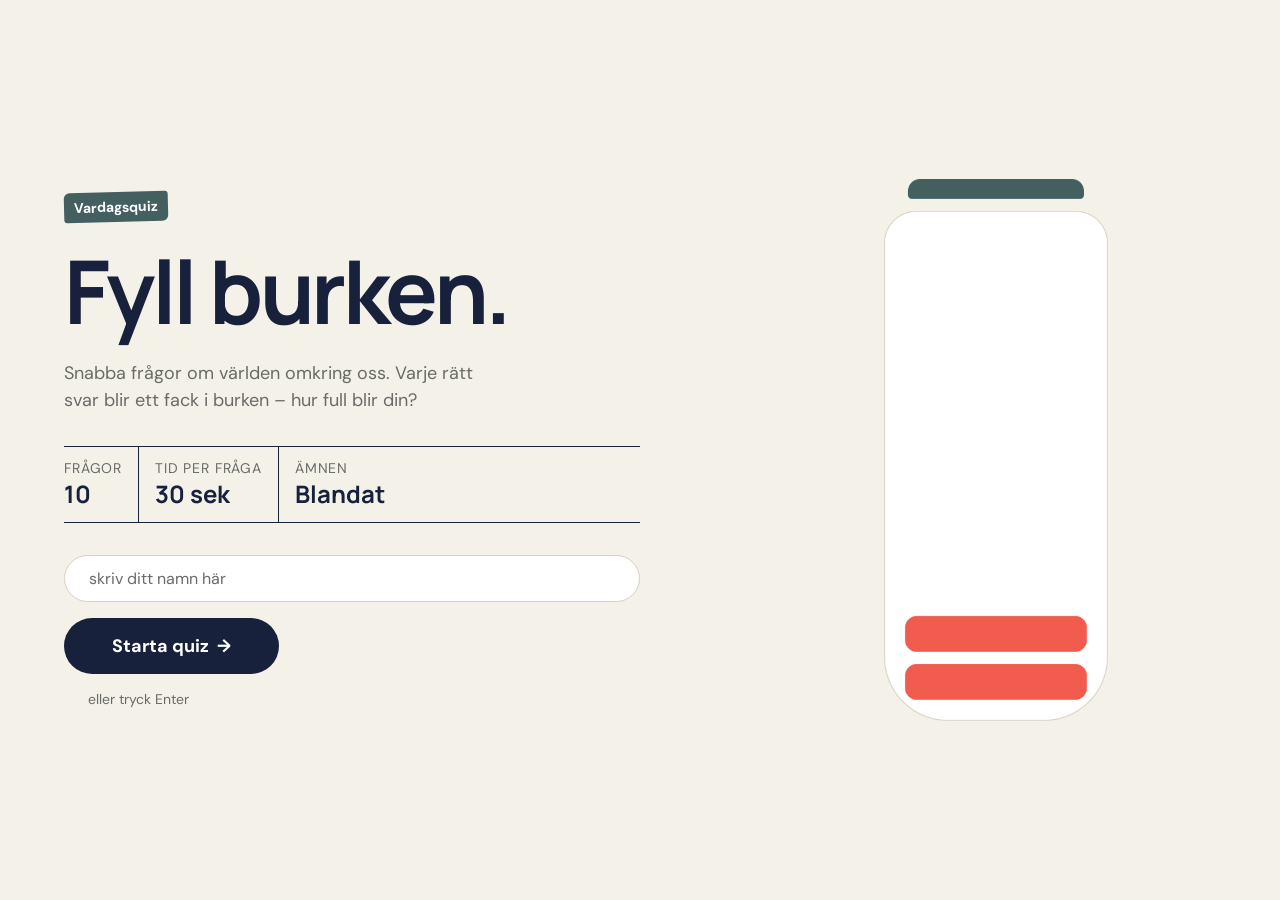
<file: public/index.html>
<!doctype html>
<html lang="sv">
  <head>
    <meta charset="UTF-8" />
    <meta name="viewport" content="width=device-width, initial-scale=1.0" />
    <title>Fyll burken</title>
    <link rel="stylesheet" href="css/base.css" />
    <link rel="stylesheet" href="css/layout.css" />
    <link rel="stylesheet" href="css/components.css" />
    <link rel="stylesheet" href="css/index.css" />
    <script type="module" src="js/main.js"></script>
  </head>
  <body data-page="start">
    <a class="skip-link" href="#main">Hoppa till innehållet</a>

    <main id="main">
      <section
        id="start-view"
        class="start"
        aria-labelledby="start-heading"
      >
        <div class="start__content">
          <p class="pill">Vardagsquiz</p>
          <h1 id="start-heading">Fyll burken.</h1>
          <p class="start__intro">
            Snabba frågor om världen omkring oss. Varje rätt svar blir ett fack
            i burken – hur full blir din?
          </p>

          <dl class="facts">
            <div class="facts__item">
              <dt>Frågor</dt>
              <dd>10</dd>
            </div>
            <div class="facts__item">
              <dt>Tid per fråga</dt>
              <dd>30 sek</dd>
            </div>
            <div class="facts__item">
              <dt>Ämnen</dt>
              <dd>Blandat</dd>
            </div>
          </dl>

          <form id="start-form" class="start__form">
            <label for="player-name" class="visually-hidden">Namn</label>
            <input
              type="text"
              id="player-name"
              name="playerName"
              placeholder="skriv ditt namn här"
              autocomplete="given-name"
              maxlength="30"
              required
            />
            <button type="submit" id="start-button" class="button">
              Starta quiz <span aria-hidden="true">→</span>
            </button>
            <p class="start__hint">eller tryck Enter</p>
          </form>

          <button
            type="button"
            id="resume-button"
            class="button button--secondary"
            hidden
          >
            Fortsätt påbörjat quiz
          </button>
        </div>

        <div class="jar">
          <img src="assets/img/score-jar-2.png" alt="" />
        </div>
      </section>
    </main>
  </body>
</html>
</file>
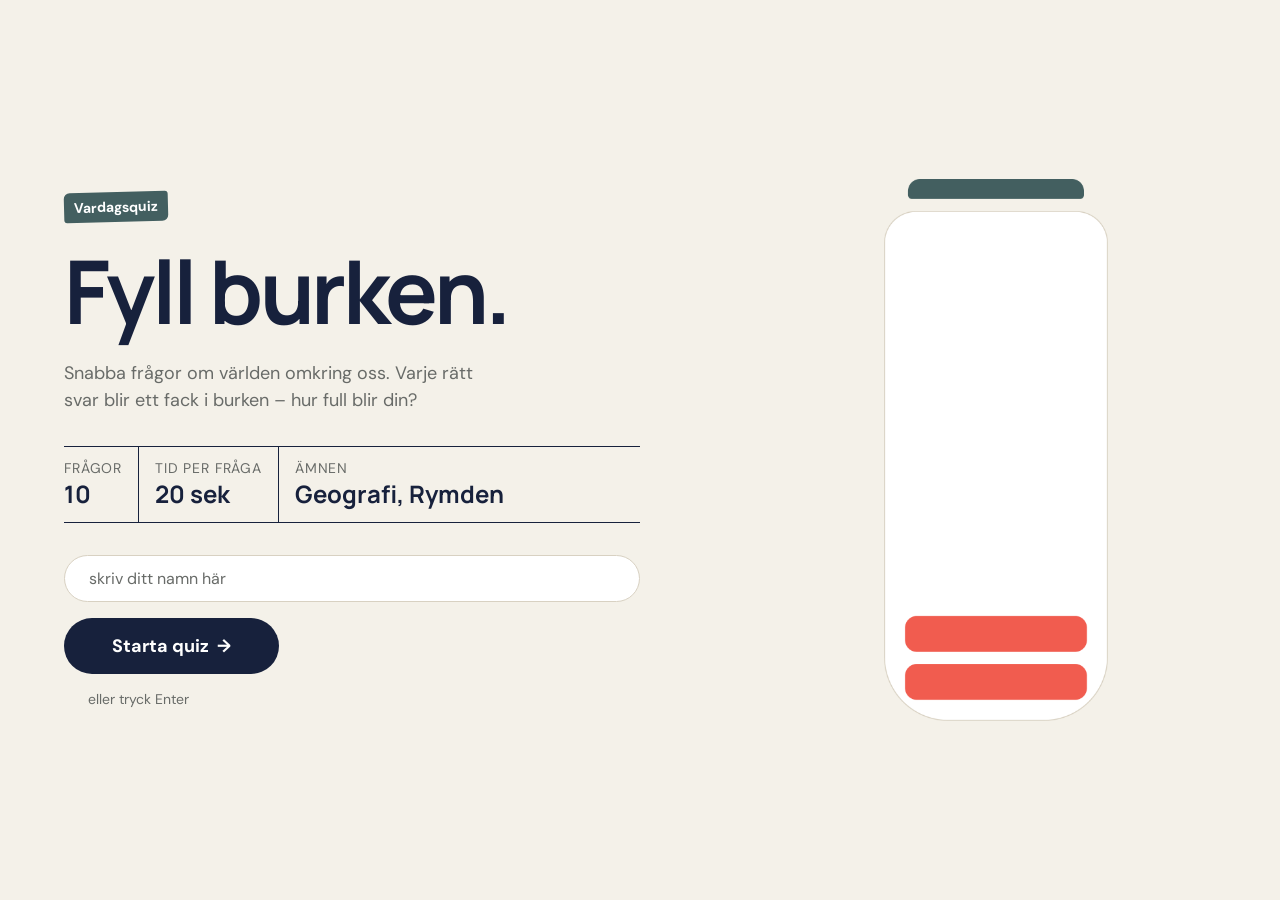
<file: public/html/index.html>
<!doctype html>
<html lang="sv">
  <head>
    <meta charset="UTF-8" />
    <meta name="viewport" content="width=device-width, initial-scale=1.0" />
    <title>Fyll burken</title>
    <link rel="stylesheet" href="../css/base.css" />
    <link rel="stylesheet" href="../css/layout.css" />
    <link rel="stylesheet" href="../css/components.css" />
    <link rel="stylesheet" href="../css/homepage-test.css" />
    <script type="module" src="../js/main.js"></script>
  </head>
  <body data-page="start">
    <a class="skip-link" href="#main">Hoppa till innehållet</a>

    <main id="main">
      <section
        id="start-view"
        class="view start"
        aria-labelledby="start-heading"
      >
        <div class="start__content">
          <p class="pill">Vardagsquiz</p>
          <h1 id="start-heading">Fyll burken.</h1>
          <p class="start__intro">
            Snabba frågor om världen omkring oss. Varje rätt svar blir ett fack
            i burken – hur full blir din?
          </p>

          <dl class="facts">
            <div class="facts__item">
              <dt>Frågor</dt>
              <dd>10</dd>
            </div>
            <div class="facts__item">
              <dt>Tid per fråga</dt>
              <dd>20 sek</dd>
            </div>
            <div class="facts__item">
              <dt>Ämnen</dt>
              <dd>Geografi, Rymden</dd>
            </div>
          </dl>

          <form id="start-form" class="start__form">
            <label for="player-name" class="visually-hidden">Namn</label>
            <input
              type="text"
              id="player-name"
              name="playerName"
              placeholder="skriv ditt namn här"
              autocomplete="given-name"
              maxlength="30"
              required
            />
            <button type="submit" id="start-button" class="button">
              Starta quiz <span aria-hidden="true">→</span>
            </button>
            <p class="start__hint">eller tryck Enter</p>
          </form>

          <button
            type="button"
            id="resume-button"
            class="button button--secondary"
            hidden
          >
            Fortsätt påbörjat quiz
          </button>
        </div>

        <!-- Burken är dekoration, 10 fack = 10 frågor. JS lägger till klassen "jar__slot--filled" -->
        <div class="jar" aria-hidden="true">
          <div class="jar__lid"></div>
          <div class="jar">
            <img src="../assets/img/score-jar-2.png" alt="" />
          </div>
        </div>
      </section>

      <section
        id="question-view"
        class="view"
        aria-labelledby="question-heading"
        hidden
      >
        <h2 id="question-heading" tabindex="-1">
          Fråga <span id="question-number"></span> av
          <span id="question-total"></span>
        </h2>
        <p>Tid kvar: <span id="timer" role="timer">20</span> sek</p>

        <form id="answer-form">
          <fieldset>
            <legend id="question-text"></legend>
            <div id="options"></div>
          </fieldset>
          <button type="submit" class="button">Svara</button>
        </form>

        <p id="feedback" aria-live="polite"></p>
      </section>

      <section
        id="result-view"
        class="view"
        aria-labelledby="result-heading"
        hidden
      >
        <h2 id="result-heading" tabindex="-1">Ditt resultat</h2>
        <p id="score-text"></p>
        <p id="feedback-text"></p>
        <button type="button" id="restart-button" class="button">
          Spela igen
        </button>

        <h3>Tidigare resultat</h3>
        <ol id="result-history"></ol>
      </section>

      <p id="error-message" role="alert" hidden></p>
    </main>
  </body>
</html>
</file>
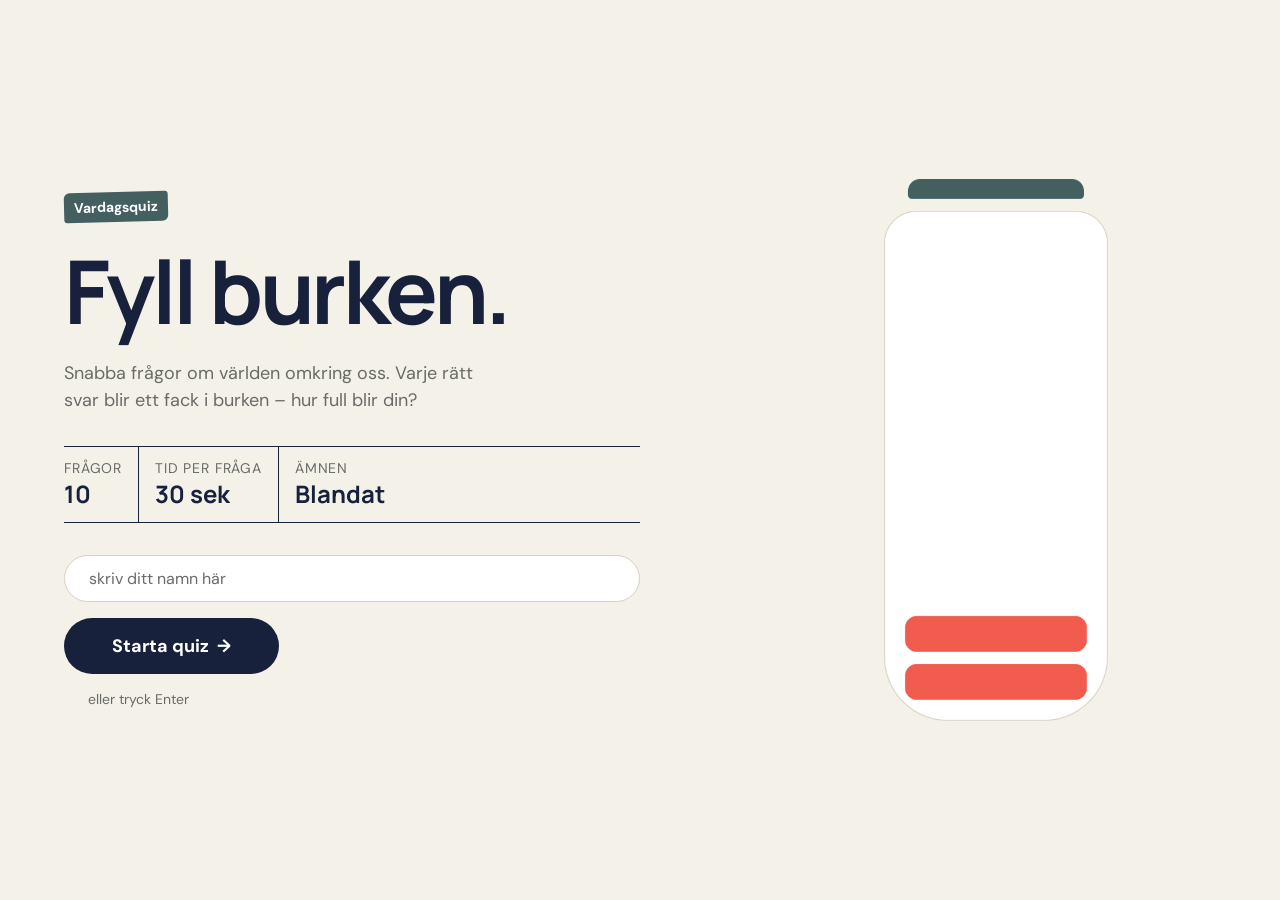
<file: public/html/frågesida.html>
<!DOCTYPE html>
<html lang="sv">

  <head>
    <meta charset="UTF-8">
    <meta name="viewport" content="width=device-width, initial-scale=1.0">
    <title>Fråge-sida</title>
    <!--Jag valde att kopiera Maja's ide att ha lite css som jag kan ändra sen -->
    <link rel="stylesheet" href="../css/base.css">
    <link rel="stylesheet" href="../css/layout.css">
    <link rel="stylesheet" href="../css/test-css-frågesida.css">
    <link rel="stylesheet" href="../css/base.css">

    <script type="module" src="../js/main.js"></script>
  </head>

  <body data-page="quiz">
       <main class="quiz-page">
         <p id="error-message" role="alert" hidden></p>

            <!--Frågan innan svaret-->
            <section class="quiz-question">
                <header class="quiz-header">
                    <span class="header-corner">FRÅGA</span>
                    
                    <!--Question-number kommer ändras senare med Javascript-->
                    <div class="numbers">
                        <div class="question-number">
                            <p><span>1</span>/10</p>
                        </div>

                        <!--Timern kommer funka senare med Javascript-->
                        <div class="timer" role="timer">
                            <span>30</span>
                        </div>
                    </div>    
                    <!--Kategori och frågor kommer kopplas till JSON filerna senare.-->
                    <span class="category">Geografi</span>
                    <h2 class="question">Vilken är världens största öken?</h2>

                    <!--Baren som visar vilken fråga man är på kommer att läggas till senare med Javascript-->
                    <div class="question-bar">
                        <span class="question-number"></span>
                        <span></span>
                        <span></span>
                        <span></span>
                        <span></span>
                        <span></span>
                        <span></span>
                        <span></span>
                        <span></span>
                        <span></span>
                    </div>

                    <!--Bilden kommer senare ändras till en riktig "score jar" med Javascript-->
                    <div class="score-jar">
                        <img src="../assets/img/score-jar-0.png" alt="bild på vår score-jar">
                    </div>

                    <!--Poängen kommer att kunna ökas senare med Javascript-->
                    <div class="score">
                        <p>0 rätt</p>
                    </div>
                </header>
                    <div class="quiz-content">

                        <!--Använder frågorna från figma för test sidan innan vi kopplar json-filen-->
                        <div class="answers">
                            <button class="answer">A. Sahara</button>
                            <button class="answer">B. Antarktis</button>
                            <button class="answer">C. Gobi öknen</button>
                            <button class="answer">D. Arabiska öknen</button> 
                        </div>
                        <div  class="quiz-footer">
                        <p class="instructions">Välj ett svar innan tiden tar slut</p>
                        <button type="button" id="next-button" class="next-question">Nästa Fråga</button>
                    </section>
            </section>

            <div class="feedback" aria-live="polite">
            <!--Korrekt svar-->
            <section class="correct-answer" hidden>
                <header class="correct-header">
                    <strong>✓</strong>
                    <h3>Pang på!</h3>
                    <p>+1 i burken</p>
                </header>
                    <span>Visste du?</span>
                    <p>Antarktis räknas som öken eftersom nederbörden är så låg - och den är cirka 14 miljoner km².</p>
            </section>

            <!--Inkorrekt svar-->
            <section class="incorrect-answer" hidden>
                <header class="incorrect-header">
                    <strong>x</strong>
                    <h3>Nära, men nej</h3>
                    <p>Rätt svar är Volga</p>
                </header>
                    <span>Visste du?</span>
                    <p>Volga är omkring 3 500 km lång och rinner ut i Kaspiska havet.</p>
            </section>
        </div>
        </main>
  </body>
</html>
</file>
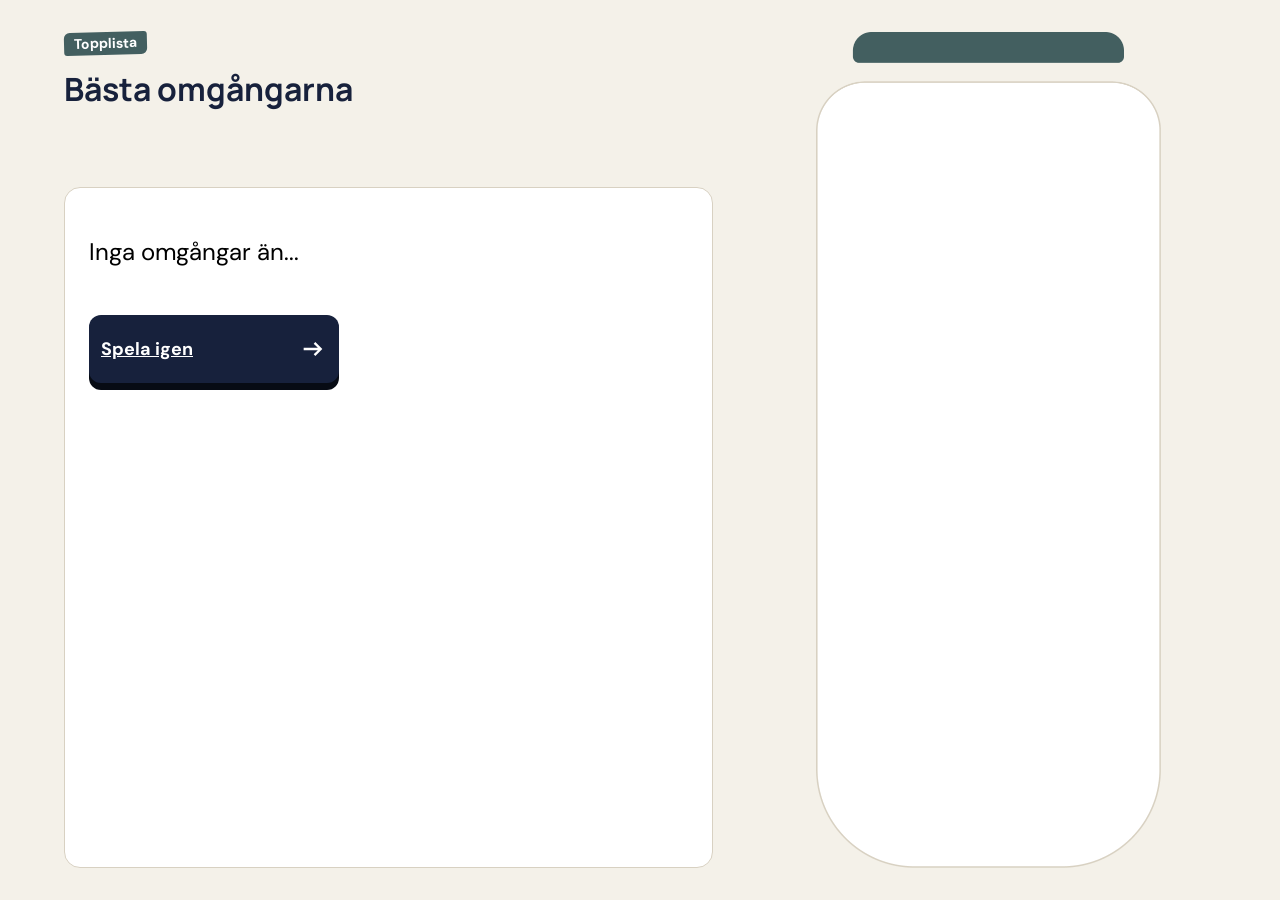
<file: public/html/leaderboard.html>
<!DOCTYPE html>
<html lang="sv">

<head>
    <meta charset="UTF-8">
    <meta name="viewport" content="width=device-width, initial-scale=1.0">
    <title>Leaderboard</title>
    <!-- detta är endast för att påbörja lite styling, ändrar till riktiga variablerna sen -->
    <link rel="stylesheet" href="../css/base.css">
    <link rel="stylesheet" href="../css/components.css">
    <link rel="stylesheet" href="../css/leaderboard.css">
    <script type="module" src="../js/main.js"></script>
</head>

<body data-page="leaderboard">
    <main class="leaderboard">
        <section class="section leaderboard-content">
            
            <header class="leaderboard-header">
                <p class="pill">Topplista</p>
                <h1>Bästa omgångarna</h1>
                <p class="leaderboard-best"></p>
            </header>

            <div class="score-jar">
                <img src="../assets/img/score-jar-0.png" alt="">
            </div>

            <div class="leaderboard-list-container">
                <ol class="leaderboard-list" role="list"></ol>

                <!-- Empty state -->
                 <p class="leaderboard-empty" hidden>Inga omgångar än...</p>

                <div class="leaderboard-actions">
                    <a href="../index.html" class="button leaderboard-button">Spela igen
                        <svg xmlns="http://www.w3.org/2000/svg" viewBox="0 -960 960 960" fill="currentColor">
                            <path d="m560-240-56-58 142-142H160v-80h486L504-662l56-58 240 240-240 240Z" />
                        </svg>
                    </a>
                    </div>
                </div>
        </section>

        
        <!-- Ska användas i js för att skapa elementen utan att behöva göra allt för hand i js -->
        <template id="leaderboard-row-template">
            <li class="leaderboard-row">
                <div class="leaderboard-name">
                    <p class="leaderboard-player"></p>

                    <p class="leaderboard-meta">
                        <time></time>
                        <span class="leaderboard-current-label" hidden> - din omgång</span>
                    </p>
                </div>
                <div class="leaderboard-track-bar" aria-hidden="true"></div>

                <p class="leaderboard-score">
                    <span class="leaderboard-points"></span>
                    <span class="leaderboard-total"></span>
                </p>
            </li>
        </template>
    </main>
</body>

</html>
</file>
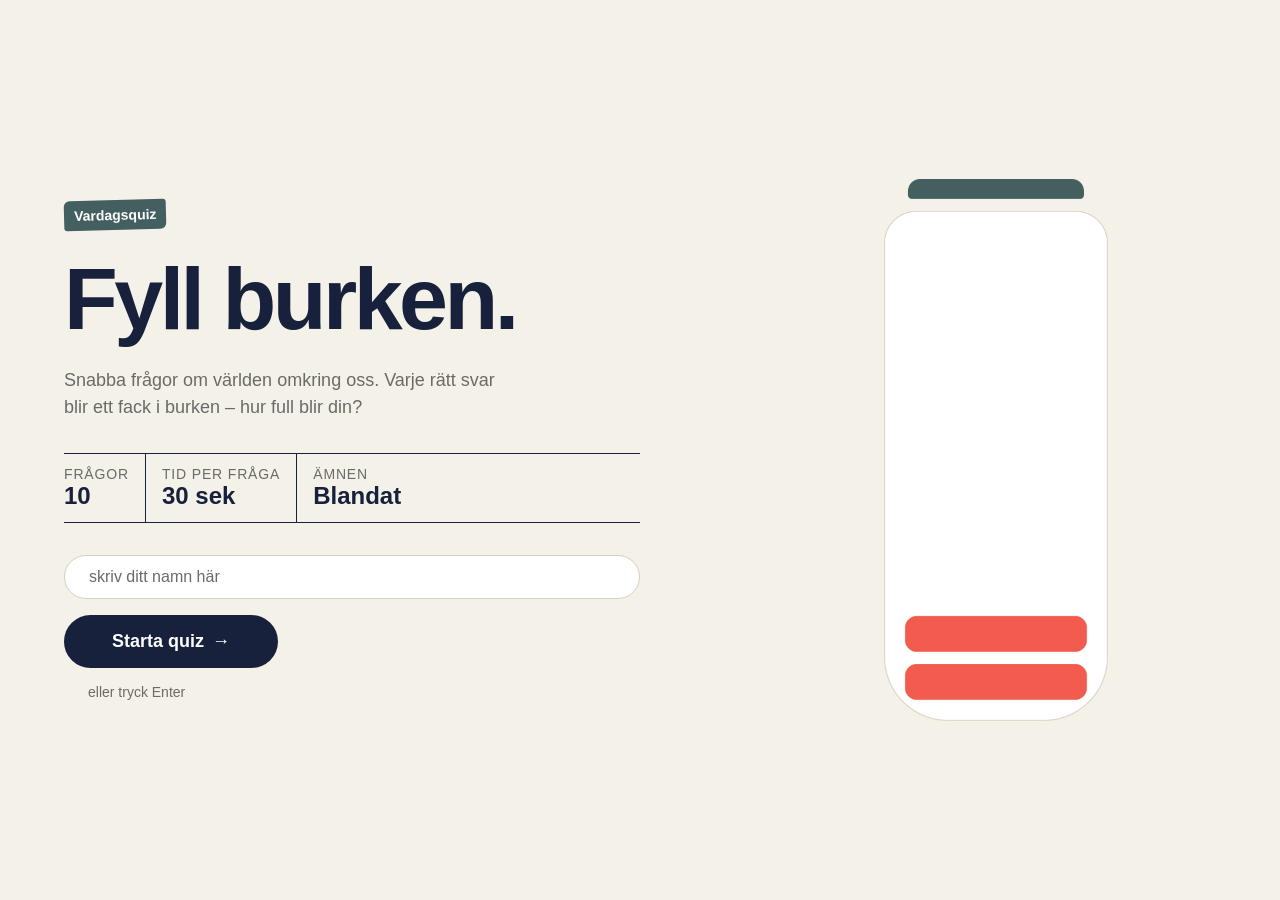
<file: public/html/quiz.html>
<!doctype html>
<html lang="sv">
  <head>
    <meta charset="UTF-8" />
    <meta name="viewport" content="width=device-width, initial-scale=1.0" />
    <title>Fråge-sida</title>
    <!--Jag valde att kopiera Maja's ide att ha lite css som jag kan ändra sen -->
    <link rel="stylesheet" href="../css/base.css" />
    <link rel="stylesheet" href="../css/layout.css" />
    <link rel="stylesheet" href="../css/quiz.css" />

    <script type="module" src="../js/main.js"></script>
  </head>

  <body data-page="quiz">
    <main class="quiz-page">
      <p id="error-message" role="alert" hidden></p>

      <!--Frågan innan svaret-->
      <section class="quiz-question">
        <header class="quiz-header">
          <span class="header-corner">FRÅGA</span>

          <!--Question-number kommer ändras senare med Javascript-->
          <div class="numbers">
            <div class="question-number">
              <p><span>1</span>/10</p>
            </div>

                        <button
              type="button"
              id="sound-toggle"
              class="sound-toggle"
              aria-label="Stäng av ljud"
              aria-pressed="true">
              <svg class="sound-toggle__icon sound-toggle__icon--on" viewBox="0 0 24 24" aria-hidden="true">
                <path d="M4 9h4l5-4v14l-5-4H4z" />
                <path d="M16 8.5a5 5 0 0 1 0 7" />
                <path d="M18.5 6a8.5 8.5 0 0 1 0 12" />
              </svg>
              <svg class="sound-toggle__icon sound-toggle__icon--off" viewBox="0 0 24 24" aria-hidden="true">
                <path d="M4 9h4l5-4v14l-5-4H4z" />
                <path d="M16.5 9.5l5 5M21.5 9.5l-5 5" />
              </svg>
            </button>

            <!--Timern kommer funka senare med Javascript-->
            <div class="timer" role="timer">
              <span>30</span>
            </div>
          </div>
          <!--Kategori och frågor kommer kopplas till JSON filerna senare.-->
          <span class="category">Blandat</span>
          <h1 class="question" tabindex="-1">
            Vilken är världens största öken?
          </h1>

          <!--Baren som visar vilken fråga man är på kommer att läggas till senare med Javascript-->
          <div class="question-bar">
            <span></span>
            <span></span>
            <span></span>
            <span></span>
            <span></span>
            <span></span>
            <span></span>
            <span></span>
            <span></span>
            <span></span>
          </div>

          <!--Bilden kommer senare ändras till en riktig "score jar" med Javascript-->
          <div class="score-jar">
            <img
              src="../assets/img/score-jar-0.png"
              alt="bild på vår score-jar" />
          </div>

          <!--Poängen kommer att kunna ökas senare med Javascript-->
          <div class="score">
            <p>0 rätt</p>
          </div>
        </header>
        <div class="quiz-content">
          <!--Använder frågorna från figma för test sidan innan vi kopplar json-filen-->
          <div class="answers">
            <button class="answer">A. Sahara</button>
            <button class="answer">B. Antarktis</button>
            <button class="answer">C. Gobi öknen</button>
            <button class="answer">D. Arabiska öknen</button>
          </div>

          <div class="feedback" aria-live="polite">
            <!--Korrekt svar-->
            <section class="correct-answer" hidden>
              <header class="correct-header">
                <strong>✓</strong>
                <h2>Pang på!</h2>
                <p>+1 i burken</p>
              </header>
              <span>Visste du?</span>
              <p>
                Antarktis räknas som öken eftersom nederbörden är så låg - och
                den är cirka 14 miljoner km².
              </p>
            </section>

            <!--Inkorrekt svar-->
            <section class="incorrect-answer" hidden>
              <header class="incorrect-header">
                <strong>x</strong>
                <h2>Nära, men nej</h2>
                <p>Rätt svar är Volga</p>
              </header>
              <span>Visste du?</span>
              <p>
                Volga är omkring 3 500 km lång och rinner ut i Kaspiska havet.
              </p>
            </section>
          </div>

          <div class="quiz-footer">
            <p class="instructions">Välj ett svar innan tiden tar slut</p>
            <button
              type="button"
              id="next-button"
              class="next-question"
              disabled>
              Nästa Fråga
            </button>
          </div>
        </div>
      </section>
    </main>
  </body>
</html>
</file>
<file: public/css/base.css>
/* =========================================
base.css
Färger, typsnitt, variabler och grundläggande standarder
========================================= */

@import url('https://fonts.googleapis.com/css2?family=DM+Sans:wght@400;500;600;700&family=Manrope:wght@400;500;600;700&display=swap');


:root {
  /* =========================================
     COLORS
     Central color palette for the Brainclimb
     interface. Reuse these variables instead
     of writing hex codes throughout the CSS.
     ========================================= */

  /* Main brand color.
     Used for primary buttons, headings, the logo
     and other important interface elements. */
  --color-primary: #17213C;

  /* Secondary brand color.
     Used for secondary elements and subtle
     visual accents that complement the primary color. */
  --color-secondary: #435F60;

  /* Main accent color.
     Used to highlight important details, categories,
     selected text and interactive elements. */
  --color-accent: #F15C4F;

  /* Warm accent color.
     Used for additional decorative details and
     secondary highlights in the interface. */
  --color-accent-warm: #B96B48;

  /* Alternative coral accent.
     Used for specific states or details where
     a slightly different coral shade is needed. */
  --color-accent-coral-dark: #EE5549;


  /* =========================================
     BACKGROUND COLORS
     Used for page backgrounds and larger
     colored areas in the interface.
     ========================================= */

  /* Main page background.
     Creates the warm, soft background used
     throughout the Brainclimb interface. */
  --color-background: #F4F1E9;

  /* Light background.
     Used for areas that need a clean, bright
     background, such as cards and input fields. */
  --color-background-light: #FFFFFF;

  /* Mint background.
     Used for larger mint-colored areas,
     illustrations and selected interface sections. */
  --color-background-mint: #CFE9E2;

  /* Pale yellow background.
     Used for occasional highlights, informational
     sections or decorative elements. */
  --color-background-yellow: #F8EDBD;


  /* =========================================
     SURFACE COLORS
     Used for component backgrounds, borders
     and other elements placed on the page.
     ========================================= */

  /* Muted surface color.
     Used for subtle borders, dividers and
     neutral details that should not dominate. */
  --color-surface-muted: #D8D1C2;

  /* Mint surface color.
     Used for mint-colored component backgrounds,
     such as selected answers or highlighted cards. */
  --color-surface-mint: #B9D9D1;


  /* =========================================
     TEXT COLORS
     Used to create a clear visual hierarchy
     between different types of text.
     ========================================= */

  /* Primary text color.
     Used for headings, questions, answer text
     and other important content. */
  --color-text-primary: #17213C;

  /* Secondary text color.
     Used for supporting information, descriptions
     and text that is less prominent than headings. */
  --color-text-secondary: #565B68;

  /* Muted text color.
     Used for less prominent information, such as
     helper text, metadata and secondary labels.
     Check contrast before using it for small text. */
  --color-text-muted: #686B68;

  /* Neutral color.
     Used for neutral interface details and
     decorative elements that need a subdued tone. */
  --color-neutral: #898A84;


  /* =========================================
     TYPOGRAPHY: FONT FAMILIES
     Defines which font to use for headings
     and general interface text.
     ========================================= */

  /* Heading font.
     Manrope is used for larger headings and
     prominent text to match the Figma design. */
  --font-family-heading: "Manrope", sans-serif;

  /* Body font.
     DM Sans is used for paragraphs, questions,
     answer options, labels and general UI text. */
  --font-family-body: "DM Sans", sans-serif;


  /* =========================================
     TYPOGRAPHY: FONT SIZES
     A shared scale that keeps text sizes
     consistent throughout the application.
     ========================================= */

  /* Small text: 14px at the default root size.
     Used for helper text, small descriptions
     and supporting information. */
  --font-size-sm: 0.875rem;

  /* Base text: 16px at the default root size.
     Used for body text, answer options and
     the standard size for interface text. */
  --font-size-base: 1rem;

  /* Large text: 18px at the default root size.
     Used for emphasized body text or
     interface text that needs more prominence. */
  --font-size-lg: 1.125rem;

  /* Extra-large text: 24px at the default root size.
     Used for question headings and smaller
     section headings. */
  --font-size-xl: 1.5rem;

  /* Large heading: 32px at the default root size.
     Used for prominent headings and result scores. */
  --font-size-2xl: 2rem;

  /* Largest predefined size: 40px at the default
     root size.
     Used for the main heading on the start page
     and other highly prominent text. */
  --font-size-3xl: 2.5rem;


  /* =========================================
     TYPOGRAPHY: FONT WEIGHTS
     Defines the standard text thicknesses
     used throughout the interface.
     ========================================= */

  /* Regular weight: 400.
     Used for normal body text and descriptions. */
  --font-weight-regular: 400;

  /* Medium weight: 500.
     Used for questions, labels and text that
     needs slightly more emphasis than regular. */
  --font-weight-medium: 500;

  /* Bold weight: 700.
     Used for prominent headings, buttons and
     important information.
     Make sure this font weight is loaded. */
  --font-weight-bold: 700;


  /* =========================================
     TYPOGRAPHY: LINE HEIGHTS
     Controls the vertical space between lines
     of text.
     ========================================= */

  /* Tight line height: 1.2.
     Used for headings, especially large headings
     that span multiple lines. */
  --line-height-heading: 1.2;

  /* Normal line height: 1.5.
     Used for paragraphs, descriptions and
     most general interface text. */
  --line-height-body: 1.5;


  /* =========================================
     SPACING
     Shared spacing scale based on increments
     of 4px at the default root font size.
     Use these values for padding, margins and gaps.
     ========================================= */

  /* Extra-small spacing: 4px.
     Used for very small gaps, such as between
     closely related visual elements. */
  --spacing-xs: 0.25rem;

  /* Small spacing: 8px.
     Used for compact gaps, such as between
     an icon and its label. */
  --spacing-sm: 0.5rem;

  /* Medium spacing: 12px.
     Used for small gaps between related elements,
     such as within compact components. */
  --spacing-md: 0.75rem;

  /* Base spacing: 16px.
     The standard spacing value for the interface.
     Used for common padding and element gaps. */
  --spacing-base: 1rem;

  /* Large spacing: 24px.
     Used to separate related groups of content
     and to add more room inside components. */
  --spacing-lg: 1.5rem;

  /* Extra-large spacing: 32px.
     Used between larger content groups
     and major interface sections. */
  --spacing-xl: 2rem;

  /* Largest spacing: 48px.
     Used for generous separation between
     major sections of the page. */
  --spacing-2xl: 3rem;


  /* =========================================
     BORDER RADIUS
     Defines the standard corner rounding
     for buttons, cards and other components.
     ========================================= */

  /* Small radius: 6px.
     Used for small elements that need
     slightly rounded corners. */
  --border-radius-sm: 0.375rem;

  /* Medium radius: 12px.
     Used for standard buttons, inputs
     and smaller cards. */
  --border-radius-md: 0.75rem;

  /* Large radius: 16px.
     Used for larger cards and components
     where a softer, more rounded appearance
     matches the Brainclimb design. */
  --border-radius-lg: 1rem;
}

/* Reset: grundinställningar för alla element */
* {
    margin: 0;
    padding: 0;
    box-sizing: border-box;
}
</file>
<file: public/css/layout.css>
/* =========================================
layout.css
Sidans struktur, behållare, placering och responsiva layouter
========================================= */


/* Gemensam behållare för sidinnehåll */ 
.container { /*klassnamn att uppdatera! */
width: 100%;
max-width: 1200px;
margin-inline: auto;
padding-inline: var(--spacing-base);
}








/* =========================================
RESPONSIVE LAYOUT
Mobile first
========================================= */

/* Surfplatta – från 768 px */
@media (min-width: 48rem) {
.container {
padding-inline: var(--spacing-lg);
}
}

/* Laptop – från 1024 px */
@media (min-width: 64rem) {
.container {
padding-inline: var(--spacing-xl);
}
}

/* Stor skärm – från 1200 px */
@media (min-width: 80rem) {
.container {
padding-inline: var(--spacing-2xl);
}
}
</file>
<file: public/css/components.css>
/* =========================================
components.css
Knappar, kort, formulär och andra återanvändbara komponenter
========================================= */


/* Knappar */
.button {
    background-color: var(--color-primary);
    color: var(--color-background-light);
    border: none;
    padding: 20px 12px;
    border-radius: var(--border-radius-md);
    box-shadow: var(--shadow-hard);
    cursor: pointer;
    font-size: var(--font-size-lg);
    font-weight: var(--font-weight-bold);

    display: flex;
    align-items: center;
    gap: 10px;
    
    svg {
        width: 28px;
    }
}

.button:active {
    translate: 0 4px;
    box-shadow: 0 3px 0 0 var(--color-shadow);
}


/* Pills */
.pill {
    background-color: var(--color-secondary);
    color: var(--color-background-light);
    padding: 8px 10px;
    border-radius: 6px 3px 6px 3px;
    transform: rotate(-1.5deg);
    font-size: var(--font-size-sm);

    width: fit-content;
    line-height: 0.5;
    font-weight: var(--font-weight-bold);
}
</file>
<file: public/css/index.css>
/* =========================================
   STARTSIDAN – Kevin
   Använder bara variabler från base.css
   ========================================= */

/* ---------- Grund (tills base.css har detta) ---------- */
*,
*::before,
*::after {
  box-sizing: border-box;
}

body {
  margin: 0;
  min-height: 100vh;
  font-family: var(--font-family-body);
  background-color: var(--color-background);
  color: var(--color-text-primary);
}

[hidden] {
  display: none !important;
}

.visually-hidden {
  position: absolute;
  width: 1px;
  height: 1px;
  overflow: hidden;
  clip-path: inset(50%);
  white-space: nowrap;
}

.skip-link {
  position: absolute;
  top: var(--spacing-sm);
  left: var(--spacing-sm);
  padding: var(--spacing-sm) var(--spacing-base);
  background: var(--color-primary);
  color: var(--color-background-light);
  border-radius: var(--border-radius-md);
  transform: translateY(-200%);
}

.skip-link:focus-visible {
  transform: translateY(0);
}

:focus-visible {
  outline: 3px solid var(--color-accent);
  outline-offset: 3px;
}

/* ---------- Layout mobil (som Figma): burken överst, knappen längst ner ---------- */
.start {
  display: flex;
  flex-direction: column;
  width: 100%;
  max-width: 75rem;
  min-height: 100vh;
  margin: 0 auto;
  padding: var(--spacing-xl) var(--spacing-lg);
}

.start__content {
  display: flex;
  flex-direction: column;
  flex: 1; /* fyller höjden så att formuläret hamnar längst ner */
  width: 100%;
}

.jar {
  order: -1; /* burken överst på mobil */
  align-self: center;
  width: 7rem;
  margin-bottom: var(--spacing-xl);
}

.jar img {
  display: block;
  width: 100%;
  height: auto;
}

/* ---------- Pill ("Vardagsquiz") ---------- */
.pill {
  width: fit-content;
  margin: 0 0 var(--spacing-base);
  padding: 8px 10px;
  background-color: var(--color-secondary);
  color: var(--color-background-light);
  border-radius: 6px 3px 6px 3px;
  transform: rotate(-1.5deg);
  font-size: var(--font-size-sm);
  font-weight: var(--font-weight-bold);
  line-height: 1;
}

/* ---------- Rubrik och intro ---------- */
#start-heading {
  margin: 0 0 var(--spacing-base);
  font-family: var(--font-family-heading);
  font-size: clamp(2.5rem, 11vw, 5.5rem);
  font-weight: var(--font-weight-bold);
  line-height: var(--line-height-heading);
  letter-spacing: -0.04em;
  color: var(--color-primary);
}

.start__intro {
  max-width: 28rem;
  margin: 0 0 var(--spacing-xl);
  font-size: var(--font-size-lg);
  line-height: var(--line-height-body);
  color: var(--color-text-muted);
}

/* ---------- Fakta ---------- */
.facts {
  display: grid;
  grid-template-columns: auto auto 1fr;
  width: 100%;
  margin: 0;
  border-block: 1px solid var(--color-primary);
}

.facts__item {
  padding: var(--spacing-md) var(--spacing-base);
}

.facts__item:first-child {
  padding-left: 0;
}

.facts__item + .facts__item {
  border-left: 1px solid var(--color-primary);
}

.facts dt {
  font-size: var(--font-size-sm);
  text-transform: uppercase;
  letter-spacing: 0.06em;
  white-space: nowrap;
  color: var(--color-text-muted);
}

.facts dd {
  margin: 0;
  font-family: var(--font-family-heading);
  font-size: var(--font-size-lg);
  font-weight: var(--font-weight-bold);
  white-space: nowrap;
  color: var(--color-primary);
}

.facts__item:last-child dd {
  white-space: normal; /* "Geografi, Rymden" får bryta */
}

/* ---------- Formulär ---------- */
.start__form {
  display: flex;
  flex-direction: column;
  align-items: stretch;
  gap: var(--spacing-base);
  margin-top: auto; /* trycker formuläret till botten på mobil */
  padding-top: var(--spacing-xl);
}

.start__form input[type="text"] {
  width: 100%;
  padding: var(--spacing-md) var(--spacing-lg);
  background: var(--color-background-light);
  border: 1px solid var(--color-surface-muted);
  border-radius: 999px;
  font-family: var(--font-family-body);
  font-size: var(--font-size-base);
  color: var(--color-text-primary);
}

.start__form input::placeholder {
  color: var(--color-text-muted);
  opacity: 1;
}

.start__hint {
  margin: 0;
  padding-left: var(--spacing-lg);
  font-size: var(--font-size-sm);
  color: var(--color-text-muted);
}

/* ---------- Knappar på startsidan ---------- */
.start .button {
  display: flex;
  align-items: center;
  justify-content: center;
  gap: var(--spacing-sm);
  width: 100%;
  max-width: none;
  padding: var(--spacing-base) var(--spacing-2xl);
  background-color: var(--color-primary);
  color: var(--color-background-light);
  border: none;
  border-radius: 999px;
  box-shadow: var(--shadow-hard);
  font-family: var(--font-family-body);
  font-size: var(--font-size-lg);
  font-weight: var(--font-weight-bold);
  white-space: nowrap;
  cursor: pointer;
}

.start .button:active {
  translate: 0 4px;
  box-shadow: 0 3px 0 0 var(--color-button-shadow);
}

.start .button--secondary {
  margin-top: var(--spacing-base);
  background: transparent;
  color: var(--color-primary);
  border: 2px solid var(--color-primary);
  box-shadow: none;
}

.start .button[hidden] {
  display: none;
}

/* ---------- Brytpunkt 1: surfplatta (768px): burken till höger ---------- */
@media (min-width: 48rem) {
  .start {
    display: grid;
    grid-template-columns: minmax(0, 1.4fr) minmax(0, 1fr);
    column-gap: var(--spacing-2xl);
    align-items: center;
    align-content: center;
    padding: var(--spacing-2xl);
  }

  .start__content {
    display: block;
    grid-column: 1;
    grid-row: 1;
    max-width: 36rem;
  }

  .jar {
    order: 0;
    grid-column: 2;
    grid-row: 1;
    width: min(10rem, 100%);
    margin-bottom: 0;
    justify-self: center;
  }

  .facts {
    margin-bottom: var(--spacing-xl);
  }

  .facts dd {
    font-size: var(--font-size-xl);
  }

  .start__form {
    align-items: flex-start;
    margin-top: 0;
    padding-top: 0;
  }

  .start .button {
    width: auto;
  }
}

/* ---------- Brytpunkt 2: desktop (1024px) ---------- */
@media (min-width: 64rem) {
  .start {
    column-gap: 6rem;
    padding: var(--spacing-2xl) 4rem;
  }

  .jar {
    width: min(14rem, 100%);
  }
}

/* ---------- Brytpunkt 3: stor skärm (1440px) ---------- */
@media (min-width: 80rem) {
  .start {
    max-width: 80rem;
  }
}

/* ---------- Mobil: burken mindre så att sidan får plats utan scroll ---------- */
@media (max-width: 47.99rem) {
  .start {
    min-height: 100dvh; /* räknar med webbläsarens adressfält på mobil */
    padding-block: var(--spacing-lg);
  }

  .jar {
    width: auto;
    margin-bottom: var(--spacing-base);
  }

  /* Burken styrs av höjden: max 18 % av skärmens höjd */
  .jar img {
    height: min(18dvh, 9rem);
    width: auto;
  }

  #start-heading {
    margin-bottom: var(--spacing-sm);
  }

  .start__intro {
    margin-bottom: var(--spacing-lg);
  }

  .start__form {
    padding-top: var(--spacing-lg);
  }
}
</file>
<file: public/css/homepage-test.css>
/* =========================================
   STARTSIDAN – Kevin
   Använder bara variabler från base.css
   ========================================= */

/* ---------- Grund (tills base.css har detta) ---------- */
*,
*::before,
*::after {
  box-sizing: border-box;
}

body {
  margin: 0;
  min-height: 100vh;
  font-family: var(--font-family-body);
  background-color: var(--color-background);
  color: var(--color-text-primary);
}

[hidden] {
  display: none !important;
}

.visually-hidden {
  position: absolute;
  width: 1px;
  height: 1px;
  overflow: hidden;
  clip-path: inset(50%);
  white-space: nowrap;
}

.skip-link {
  position: absolute;
  top: var(--spacing-sm);
  left: var(--spacing-sm);
  padding: var(--spacing-sm) var(--spacing-base);
  background: var(--color-primary);
  color: var(--color-background-light);
  border-radius: var(--border-radius-md);
  transform: translateY(-200%);
}

.skip-link:focus-visible {
  transform: translateY(0);
}

:focus-visible {
  outline: 3px solid var(--color-accent);
  outline-offset: 3px;
}

/* ---------- Layout mobil (som Figma): burken överst, knappen längst ner ---------- */
.start {
  display: flex;
  flex-direction: column;
  width: 100%;
  max-width: 75rem;
  min-height: 100vh;
  margin: 0 auto;
  padding: var(--spacing-xl) var(--spacing-lg);
}

.start__content {
  display: flex;
  flex-direction: column;
  flex: 1; /* fyller höjden så att formuläret hamnar längst ner */
  width: 100%;
}

.jar {
  order: -1; /* burken överst på mobil */
  align-self: center;
  width: 7rem;
  margin-bottom: var(--spacing-xl);
}

.jar img {
  display: block;
  width: 100%;
  height: auto;
}

/* ---------- Pill ("Vardagsquiz") ---------- */
.pill {
  width: fit-content;
  margin: 0 0 var(--spacing-base);
  padding: 8px 10px;
  background-color: var(--color-secondary);
  color: var(--color-background-light);
  border-radius: 6px 3px 6px 3px;
  transform: rotate(-1.5deg);
  font-size: var(--font-size-sm);
  font-weight: var(--font-weight-bold);
  line-height: 1;
}

/* ---------- Rubrik och intro ---------- */
#start-heading {
  margin: 0 0 var(--spacing-base);
  font-family: var(--font-family-heading);
  font-size: clamp(2.5rem, 11vw, 5.5rem);
  font-weight: var(--font-weight-bold);
  line-height: var(--line-height-heading);
  letter-spacing: -0.04em;
  color: var(--color-primary);
}

.start__intro {
  max-width: 28rem;
  margin: 0 0 var(--spacing-xl);
  font-size: var(--font-size-lg);
  line-height: var(--line-height-body);
  color: var(--color-text-muted);
}

/* ---------- Fakta ---------- */
.facts {
  display: grid;
  grid-template-columns: auto auto 1fr;
  width: 100%;
  margin: 0;
  border-block: 1px solid var(--color-primary);
}

.facts__item {
  padding: var(--spacing-md) var(--spacing-base);
}

.facts__item:first-child {
  padding-left: 0;
}

.facts__item + .facts__item {
  border-left: 1px solid var(--color-primary);
}

.facts dt {
  font-size: var(--font-size-sm);
  text-transform: uppercase;
  letter-spacing: 0.06em;
  white-space: nowrap;
  color: var(--color-text-muted);
}

.facts dd {
  margin: 0;
  font-family: var(--font-family-heading);
  font-size: var(--font-size-lg);
  font-weight: var(--font-weight-bold);
  white-space: nowrap;
  color: var(--color-primary);
}

.facts__item:last-child dd {
  white-space: normal; /* "Geografi, Rymden" får bryta */
}

/* ---------- Formulär ---------- */
.start__form {
  display: flex;
  flex-direction: column;
  align-items: stretch;
  gap: var(--spacing-base);
  margin-top: auto; /* trycker formuläret till botten på mobil */
  padding-top: var(--spacing-xl);
}

.start__form input[type="text"] {
  width: 100%;
  padding: var(--spacing-md) var(--spacing-lg);
  background: var(--color-background-light);
  border: 1px solid var(--color-surface-muted);
  border-radius: 999px;
  font-family: var(--font-family-body);
  font-size: var(--font-size-base);
  color: var(--color-text-primary);
}

.start__form input::placeholder {
  color: var(--color-text-muted);
  opacity: 1;
}

.start__hint {
  margin: 0;
  padding-left: var(--spacing-lg);
  font-size: var(--font-size-sm);
  color: var(--color-text-muted);
}

/* ---------- Knappar på startsidan ---------- */
.start .button {
  display: flex;
  align-items: center;
  justify-content: center;
  gap: var(--spacing-sm);
  width: 100%;
  max-width: none;
  padding: var(--spacing-base) var(--spacing-2xl);
  background-color: var(--color-primary);
  color: var(--color-background-light);
  border: none;
  border-radius: 999px;
  box-shadow: var(--shadow-hard);
  font-family: var(--font-family-body);
  font-size: var(--font-size-lg);
  font-weight: var(--font-weight-bold);
  white-space: nowrap;
  cursor: pointer;
}

.start .button:active {
  translate: 0 4px;
  box-shadow: 0 3px 0 0 var(--color-button-shadow);
}

.start .button--secondary {
  margin-top: var(--spacing-base);
  background: transparent;
  color: var(--color-primary);
  border: 2px solid var(--color-primary);
  box-shadow: none;
}

.start .button[hidden] {
  display: none;
}

/* ---------- Brytpunkt 1: surfplatta (768px): burken till höger ---------- */
@media (min-width: 48rem) {
  .start {
    display: grid;
    grid-template-columns: minmax(0, 1.4fr) minmax(0, 1fr);
    column-gap: var(--spacing-2xl);
    align-items: center;
    align-content: center;
    padding: var(--spacing-2xl);
  }

  .start__content {
    display: block;
    grid-column: 1;
    grid-row: 1;
    max-width: 36rem;
  }

  .jar {
    order: 0;
    grid-column: 2;
    grid-row: 1;
    width: min(10rem, 100%);
    margin-bottom: 0;
    justify-self: center;
  }

  .facts {
    margin-bottom: var(--spacing-xl);
  }

  .facts dd {
    font-size: var(--font-size-xl);
  }

  .start__form {
    align-items: flex-start;
    margin-top: 0;
    padding-top: 0;
  }

  .start .button {
    width: auto;
  }
}

/* ---------- Brytpunkt 2: desktop (1024px) ---------- */
@media (min-width: 64rem) {
  .start {
    column-gap: 6rem;
    padding: var(--spacing-2xl) 4rem;
  }

  .jar {
    width: min(14rem, 100%);
  }
}

/* ---------- Brytpunkt 3: stor skärm (1440px) ---------- */
@media (min-width: 80rem) {
  .start {
    max-width: 80rem;
  }
}
</file>
<file: public/css/test-css-frågesida.css>
* {
    box-sizing: border-box;
    margin: 0;
    padding: 0;
}

body {
    background-color: var(--color-background);
    color: var(--color-text-primary);
    font-family: var(--font-family-body);
}

.quiz-page {
    width: 100%;
    margin: auto;
    background-color: var(--color-background);
    display: flex;
    flex-direction: column;
    min-height: 100dvh;
}

.quiz-question {
    display: flex;
    flex-direction: column;
}

.quiz-header {
    position: relative;
    display: flex;
    flex-direction: column;
    width: 100%;
    min-height: 12.5rem;
    padding: var(--spacing-md) var(--spacing-md) var(--spacing-md) ;
    background-color: var(--color-background-mint);
    border-radius: 0 0 var(--border-radius-lg) var(--border-radius-lg);

    .header-corner {
        color: var(--color-text-secondary);
        font-size: var(--font-size-sm);
        font-weight: var(--font-weight-bold);
    }

    .numbers {
        display: flex;
        justify-content: space-between;
        align-items: flex-start;
    }

    .question-number {
        color: var(--color-text-primary);
        font-size: var(--font-size-base);
        font-weight: var(--font-weight-medium);

        p {
            font-size: var(--font-size-base);
        }

        span {
            color: var(--color-accent);
            font-size: var(--font-size-2xl);
            font-weight: var(--font-weight-bold);
        }
    }

    .timer {
        display: flex;
        align-items: center;
        justify-content: center;
        width: 2.5rem;
        height: 2.5rem;
        margin-top: -0.5rem;
        border: 0.125rem solid var(--color-accent);
        border-radius: 50%;
        color: var(--color-accent-coral-dark);
        font-size: var(--font-size-sm);
    }

    .category {
        align-self: flex-start;
        margin-top: 1rem;
        padding: 0.19rem 0.375rem;
        border-radius: 0.19rem var(--border-radius-sm) 0.19rem var(--border-radius-sm);
        background-color: var(--color-text-primary);
        color: var(--color-background);
        font-size: var(--font-size-sm);
        transform: rotate(-3deg);
    }

    .question {
        max-width: 50%;
        margin-top: 16px;
        color: var(--color-text-primary);
        font-size: var(--font-size-xl);
        font-weight: var(--font-weight-bold);
        line-height: var(--line-height-heading);
    }

    .question-bar {
        position: absolute;
        right: 0.75rem;
        top: 4.5rem ; 
        left: 0.75rem;
        display: flex;
        gap: var(--spacing-xs);
        height: 0.19rem;

        span {
            width: 100%;
            border-radius: var(--border-radius-sm);
            background-color: var(--color-background-light);
        }

        span.is-filled {
        background-color: var(--color-text-primary);
        height: 100%;
        }

    }

    .score-jar {
        position: absolute;
        top: 6rem;
        right: 0.75rem;

        img {
            display: block;
            width: auto;
            height: 5rem;
            object-fit: contain;
        }
    }

    .score {
        position: absolute;
        right: 0.75rem;
        top: 12rem;
        color: var(--color-text-secondary);
        font-size: var(--font-size-sm);
        font-weight: var(--font-weight-bold);
    }
}

.quiz-content {
    display: flex;
    flex-direction: column;
    padding: 12px;
}

.quiz-question , 
.quiz-content {
    flex: 1;
}


.answers {
    display: flex;
    flex-direction: column;
    gap: 5px;
}

.answer {
    width: auto;
    min-height: 3rem;
    padding: 1rem;
    border: 1px  var(--color-surface-muted);
    border-radius: var(--border-radius-sm);
    background-color: var(--color-background-light);
    color: var(--color-text-primary);
    font-family: inherit;
    font-size: var(--font-size-sm);
    text-align: left;
    cursor: pointer;
}

.answer:hover {
    background-color: var(--color-surface-mint);
}

.answer:focus-visible,
.next-question:focus-visible {
    outline: 3px solid var(--color-accent);
    outline-offset: 3px;
}

.feedback {
    margin-top: 2rem;
}

.instructions {
    margin-top: 18px;
    margin-bottom: 10px;
    color: var(--color-text-muted);
    font-size: var(--font-size-sm);
    text-align: center;
}

.quiz-page:has(.correct-answer:not([hidden]), .incorrect-answer:not([hidden])) .instructions {
  display: none;
}

.next-question:disabled {
    width: 100%;
    min-height: 2.2rem;
    border: none;
    border-radius: var(--border-radius-lg);
    background-color: var(--color-surface-muted);
    color: var(--color-text-muted);
    font-family: inherit;
    font-size: var(--font-size-sm);
    font-weight: var(--font-weight-bold);
    cursor: not-allowed;
}

.next-question:not(:disabled) {
    width: 100%;
    min-height: 2.2rem;
    border: none;
    border-radius: var(--border-radius-lg);
    background-color: var(--color-text-primary);
    color: var(--color-background-light);
    font-family: inherit;
    font-size: var(--font-size-sm);
    font-weight: var(--font-weight-bold);
    cursor: pointer;
}

.quiz-footer {
  margin-top: auto;
  .next-question {
    align-self: center;
  }
}

.correct-answer,
.incorrect-answer {
    display: block;
    margin: 0 0.75rem 0.625rem;
    overflow: hidden;
    border: 1px  solid var(--color-surface-muted);
    border-radius: var(--border-radius-md);
    background-color: var(--color-background-light);
    font-size: var(--font-size-sm);
}

.correct-header,
.incorrect-header {
    padding: 8px;
}

.correct-header {
    background-color: #E0F7E5;
    color: #053E1D;
}

.incorrect-header {
    background-color: #FFEAE7;
    color: #481210;
}


.correct-header p,
.incorrect-header p {
    margin-top: 2px;
    font-size: var(--font-size-base);
}

.correct-answer > span,
.incorrect-answer > span {
    display: inline-block;
    margin: 8px 9px 3px;
    padding: 2px 5px;
    border-radius: var(--border-radius-sm);
    background-color: var(--color-text-primary);
    color: var(--color-background-light);
    font-size: var(--font-size-sm);
    font-weight: var(--font-weight-bold);
}

.correct-answer > p,
.incorrect-answer > p {
    padding: 0 9px 10px;
    font-size: var(--font-size-sm);
    line-height: var(--line-height-body);
}

/* hidden ska alltid dölja, även om elementet har en egen display */
[hidden] {
  display: none !important;
}

.answer.is-correct {
  background-color: var(--color-surface-mint);
  border: 2px solid var(--color-secondary);
}

.answer.is-wrong {
  border: 2px solid var(--color-accent);
}

.answer:disabled {
  cursor: default;
}



/* Surfplatta – från 768 px */
@media (min-width: 48rem) {
.container {
padding-inline: var(--spacing-lg);
}

    .quiz-header {
        min-height: 28rem;
        border-radius: var(--border-radius-lg);
        width: 85%;
        margin: var(--spacing-2xl);
        align-self: center;
        margin-bottom: var(--spacing-sm);

        .score-jar {
            top: 28%; 
            left: 50%;
            right: auto;
            transform: translateX(-50%);

            img {
                height: 12rem;
                width: auto;
            }
        }

        .score {
            top: 21rem;
            left: 50%;
            right: auto;
            transform: translateX(-50%);
        }

        .category {
            position: absolute;
            left: 0.75rem;
            bottom: 4rem;
            margin-top: 0;
        }

        .question {
            max-width: 100%;
            position: absolute;
            bottom: 1.5rem;
            left: 0.75rem;
        }
    }

    .answers {
        display: grid;
        grid-template-columns: repeat(2, 1fr);
        gap: var(--spacing-sm);
        width: 85%;
        align-self: center;
    }

    .feedback {
        margin-top: 2rem;

    }

    .quiz-footer {
        width: 85%;
        align-self: center;
    }


}

/* Laptop – från 1024 px */
@media (min-width: 64rem) {
.container {
padding-inline: var(--spacing-xl);
}

    .quiz-question {
        display: grid;
        grid-template-columns: repeat(2, 1fr);
        padding: var(--spacing-xl);
        margin: 0 var(--spacing-2xl);
    }

    .quiz-header {
        margin: 0;
        margin-left: 7.5%;
        min-height: 100%;
        width: 85%;
        align-self: flex-end;
        border-radius: 2rem;
        padding: var(--spacing-xl) var(--spacing-2xl);

        .question-number {

            p{
                font-size: var(--font-size-xl);
            }
            span {
                font-size: 6rem;
            }
        }

        .timer {
            width: 3.5rem;
            height: 3.5rem;
            border-width: 0.2rem;
            font-size: var(--font-size-lg);
        }

        .question-bar {
        top: 22%;
        right: var(--spacing-2xl);
        left: var(--spacing-2xl);
        height: 0.3rem;
        gap: var(--spacing-xs);
        }

        .score-jar {
            top: 35%;

            img {
                height: 16rem;
                width: auto;
            }
        }

        .score {
            top: 70%;
            font-size: var(--font-size-base);
        }

        .category {
            bottom: 25%;
            left: var(--spacing-2xl);
            padding: 0.375rem 0.75rem;
            font-size: var(--spacing-base);
            
        }

        .question {
            bottom: 2rem;
            max-width: 80%;
            left: var(--spacing-2xl);
            font-size: var(--font-size-xl);
        }
    }

    .quiz-content {
        padding: 0;

        .answers {
            display:flex;
            flex-direction: column;
            margin-top: 4rem; 
        }

        .answer {
            min-height: 4rem;
            font-size: var(--font-size-base);
            font-weight: var(--font-weight-medium);
        }

        .feedback {
        margin-top: 6.5rem;
        }
    }

    .next-question {
        min-height: 3rem;
        border-radius: 2rem;
        font-size: var(--font-size-lg)
    }

}

/* Stor skärm – från 1200 px */
@media (min-width: 80rem) {
.container {
padding-inline: var(--spacing-2xl);
}

    .quiz-header {
        .score-jar {
            top: 30%
        }
        .score {
            top: 70%;
        }

        .question {
            font-size: var(--font-size-2xl);
        }
    }

    .quiz-content {
        .feedback {
        margin-top: 6.5rem;
        }
    }
}
</file>
<file: public/css/leaderboard.css>
:root {
    --color-button-shadow: #070b14;
    /* Skugga för knapp */
    --shadow-hard: 0 7px 0 0 var(--color-button-shadow);
}
* {
    box-sizing: border-box;
    margin: 0;
    padding: 0;
}

h1, h2, h3, h4, h5 {
    font-family: var(--font-family-heading);
    color: var(--color-primary);
}

body {
    font-family: var(--font-family-body);
    background-color: var(--color-background);
    color: var(--color-text);
}

.section {
    max-width: 1200px;
    width: 100%;
    margin: 0 auto;
    padding: 32px 24px;
}

.section.leaderboard-content {
    display: grid;
    grid-template-columns: minmax(0, 1fr) auto;
    grid-template-areas: 
    "header scorejar"
    "list list";
    column-gap: var(--spacing-md);
    row-gap: var(--spacing-xl);
}

.score-jar {
    grid-area: scorejar;
    width: clamp(4rem, 12vh, 8rem);
    align-self: self-start;
}

.score-jar img {
    width: 100%;
}

.leaderboard-header{
    grid-area: header;
    h1 {
        color: var(--color-primary);
        font-size: var(--font-size-2xl);
        font-weight: var(--font-weight-bold);
        margin-block: var(--spacing-md);
    }
    color: var(--color-text-muted);
    margin-bottom: var( --spacing-xl);
}

.leaderboard-empty {
    font-size: var(--font-size-xl);
    margin-bottom: var(--spacing-2xl);
}

.leaderboard-list-container {
    grid-area: list;
    background-color: var(--color-background-light);
    border: 1px solid var( --color-surface-muted);
    padding: 24px;
    border-radius: var(--border-radius-lg);
}


/* Leaderboard listan */

.leaderboard-list {
    width: 100%;
    list-style: none;
    padding: 0;
    counter-reset: rank;
    margin-bottom: var(--spacing-lg);

    display: grid;
    grid-template-columns: auto minmax(0, 1fr) auto auto;
    column-gap: var(--spacing-md);
    row-gap: var(--spacing-md);

    .leaderboard-row{
        counter-increment: rank;
        padding: 8px 12px;
        border-radius: var(--border-radius-md);
        background-color: var(--color-surface-mint);
        color: var(--color-secondary);
        margin-block: 0;
        
        display: grid;
        grid-column: 1 / -1;
        grid-template-columns: subgrid;
        align-items: center;
    }
    .leaderboard-row::before {
        content: counter(rank);
        display: grid;
        place-items: center;
        flex-shrink: 0;
        width: 40px;
        aspect-ratio: 1;
        border-radius: 50%;
        background-color: #fff;
        font-weight: var(--font-weight-bold);
        margin-right: 0;
        color: var(--color-secondary);
    }

    .leaderboard-row.is-current {
        background-color: var(--color-secondary);
        color: #fff;
    }

    .leaderboard-row.is-current .leaderboard-track-bar span {
        background-color: #fff;
    }

    .leaderboard-track-bar {
        margin: 0;
    }
}

.leaderboard-name {
    p {
        font-weight: var(--font-weight-bold);
    }
    .leaderboard-meta {
        font-weight: var(--font-weight-regular);
        font-size: var(--font-size-sm);
    }
}

.leaderboard-score {
    font-size: var(--font-size-xl);
    font-weight: var(--font-weight-bold);
    white-space: nowrap;
    text-align: right;
    font-variant-numeric: tabular-nums;
    .leaderboard-total {
        font-size: var(--font-size-base);
        font-weight: var(--font-weight-regular);
    }
}


.leaderboard-track-bar {
    display: flex;
    align-items: flex-start;
    gap: 2px;
    margin-left: auto;
    margin-right: var(--spacing-md);

    span {
        width: 5px;
        height: 16px;
        border-radius: 2px;
        opacity: 0.25;
        background-color: var(--color-secondary);
    }

    span.is-filled{
        opacity: 1;
    }
}

.leaderboard-row.is-current .leaderboard-track-bar span:not(.is-filled) {
    opacity: 0.4;
}


/* Buttons */

.leaderboard-actions {
    display: flex;
}

.leaderboard-button {
    justify-content: space-between;
    flex: 1;
}

img {
    display: block;
    max-width: 100%;
    height: auto;
}

@media (width > 48rem) {
    .button {
        max-width: 250px;
    }
}

@media (width > 64rem) {
    .section.leaderboard-content {
        grid-template-columns: minmax(0, 1fr) minmax(0, 0.7fr);
        grid-template-areas: 
        "header scorejar"
        "list scorejar";
        grid-template-rows: auto minmax(0, 1fr);
        height: 100dvh;
        column-gap: var(--spacing-2xl);
    }

    .score-jar {
        width: auto;
        min-height: 0;
        justify-self: center;
        align-self: stretch;
        display: flex;
        justify-content: center;

        img {
            height: 100%;
            width: auto;
            max-width: 100%;
            object-fit: contain;
        }
    }

    .leaderboard-list-container {
        min-height: 0;
        overflow-y: auto;
    }
}
</file>
<file: public/css/quiz.css>
* {
    box-sizing: border-box;
    margin: 0;
    padding: 0;
}

body {
    background-color: var(--color-background);
    color: var(--color-text-primary);
    font-family: var(--font-family-body);
}

.quiz-page {
    width: 100%;
    margin: auto;
    background-color: var(--color-background);
    display: flex;
    flex-direction: column;
    min-height: 100dvh;
}

.quiz-question {
    display: flex;
    flex-direction: column;
}

.question:focus {
    outline: none;
}

.quiz-header {
    display: grid;
    grid-template-columns: 1fr auto;
    grid-template-areas: 
        "corner     corner"
        "numbers    numbers"
        "bar        bar"
        "category   jar"
        "question   jar"
        "question   score";
    column-gap: var(--spacing-md);
    row-gap: var(--spacing-sm);
    width: 100%;
    min-height: 25dvh;
    padding: var(--spacing-md) var(--spacing-md) var(--spacing-md) ;
    background-color: var(--color-background-mint);
    border-radius: 0 0 var(--border-radius-lg) var(--border-radius-lg);

    .header-corner {
        grid-area: corner;
        color: var(--color-text-secondary);
        font-size: var(--font-size-sm);
        font-weight: var(--font-weight-bold);
    }

    .numbers {
        grid-area: numbers;
        display: flex;
        justify-content: space-between;
        align-items: flex-start;
    }

    .question-number {
        color: var(--color-text-primary);
        font-size: var(--font-size-base);
        font-weight: var(--font-weight-medium);

        p {
            font-size: var(--font-size-base);
        }

        span {
            color: var(--color-secondary);
            font-size: var(--font-size-2xl);
            font-weight: var(--font-weight-bold);
        }
    }

    .timer {
        display: flex;
        align-items: center;
        justify-content: center;
        width: 2.5rem;
        height: 2.5rem;
        margin-top: -0.5rem;
        border: 0.125rem solid var(--color-secondary);
        border-radius: 50%;
        color: var(--color-secondary);
        font-size: var(--font-size-sm);
    }

    .category {
        grid-area: category;
        justify-self: start;
        margin-top: 1rem;
        padding: 0.19rem 0.375rem;
        border-radius: 0.19rem var(--border-radius-sm) 0.19rem var(--border-radius-sm);
        background-color: var(--color-text-primary);
        color: var(--color-background);
        font-size: var(--font-size-sm);
        transform: rotate(-3deg);
    }

    .question {
        grid-area: question;
        max-width: 70%;
        color: var(--color-text-primary);
        font-size: var(--font-size-xl);
        font-weight: var(--font-weight-bold);
        line-height: var(--line-height-heading);
    }

    .question-bar {
        grid-area: bar;
        display: flex;
        gap: var(--spacing-xs);
        height: 0.19rem;

        span {
            width: 100%;
            border-radius: var(--border-radius-sm);
            background-color: var(--color-background-light);
        }

        span.is-filled {
        background-color: var(--color-text-primary);
        height: 100%;
        }

    }

    .score-jar {
        grid-area: jar;
        justify-self: end;
        margin-top: 1rem;

        img {
            display: block;
            height: clamp(5rem, 15dvh, 6rem);
            width: auto;
        }
    }

    .score {
        grid-area: score;
        justify-self: end;
        color: var(--color-text-secondary);
        font-size: var(--font-size-sm);
        font-weight: var(--font-weight-bold);
    }
}

.quiz-content {
    display: flex;
    flex-direction: column;
    padding: 0.75rem;
}

.quiz-question , 
.quiz-content {
    flex: 1;
}


.answers {
    display: flex;
    flex-direction: column;
    gap: 5px;
}

.answer {
    width: auto;
    min-height: 3rem;
    padding: 1rem;
    border: 1px  var(--color-surface-muted);
    border-radius: var(--border-radius-sm);
    background-color: var(--color-background-light);
    color: var(--color-text-primary);
    font-family: inherit;
    font-size: var(--font-size-sm);
    text-align: left;
    cursor: pointer;
}

.answer:hover {
    background-color: var(--color-surface-muted);
}

.answer:focus-visible,
.next-question:focus-visible {
    outline: 3px solid var(--color-accent);
    outline-offset: 3px;
}

.feedback {
    margin-top: auto;
    margin-bottom: 1rem;
}

.instructions {
    margin-top: 1.125rem;
    margin-bottom: 0.625rem;
    color: var(--color-text-muted);
    font-size: var(--font-size-sm);
    text-align: center;
}

.quiz-page:has(.correct-answer:not([hidden]), .incorrect-answer:not([hidden])) .instructions {
  display: none;
}

.next-question:disabled {
    width: 100%;
    min-height: 2.2rem;
    border: none;
    border-radius: var(--border-radius-lg);
    background-color: var(--color-surface-muted);
    color: var(--color-text-muted);
    font-family: inherit;
    font-size: var(--font-size-sm);
    font-weight: var(--font-weight-bold);
    cursor: not-allowed;
}

.next-question:not(:disabled) {
    width: 100%;
    min-height: 2.2rem;
    border: none;
    border-radius: var(--border-radius-lg);
    background-color: var(--color-text-primary);
    color: var(--color-background-light);
    font-family: inherit;
    font-size: var(--font-size-sm);
    font-weight: var(--font-weight-bold);
    cursor: pointer;
}

.quiz-footer {
  margin-top: 0;
  .next-question {
    align-self: center;
  }
}

.correct-answer,
.incorrect-answer {
    display: block;
    margin: 0 0.75rem 0.625rem;
    overflow: hidden;
    border: 1px  solid var(--color-surface-muted);
    border-radius: var(--border-radius-md);
    background-color: var(--color-background-light);
    font-size: var(--font-size-sm);
}

.correct-header,
.incorrect-header {
    padding: 8px;
}

.correct-header {
    background-color: #E0F7E5;
    color: #053E1D;
}

.incorrect-header {
    background-color: #FFEAE7;
    color: #481210;
}


.correct-header p,
.incorrect-header p {
    margin-top: 2px;
    font-size: var(--font-size-base);
}

.correct-answer > span,
.incorrect-answer > span {
    display: inline-block;
    margin: 8px 9px 3px;
    padding: 2px 5px;
    border-radius: var(--border-radius-sm);
    background-color: var(--color-text-primary);
    color: var(--color-background-light);
    font-size: var(--font-size-sm);
    font-weight: var(--font-weight-bold);
}

.correct-answer > p,
.incorrect-answer > p {
    padding: 0 9px 10px;
    font-size: var(--font-size-sm);
    line-height: var(--line-height-body);
}

/* hidden ska alltid dölja, även om elementet har en egen display */
[hidden] {
  display: none !important;
}

.answer.is-correct {
  background-color: var(--color-surface-mint);
  border: 2px solid var(--color-secondary);
}

.answer.is-wrong {
  border: 2px solid var(--color-accent);
}

.answer:disabled {
  cursor: default;
}



/* Surfplatta – från 768 px */
@media (min-width: 48rem) {
.container {
padding-inline: var(--spacing-lg);
}

    .quiz-header {
        grid-template-columns: 1fr;
        grid-template-rows: repeat(3, auto) 1fr;
        grid-template-areas: 
            "corner"
            "numbers"
            "bar"
            "jar"
            "score"
            "category"
            "question";
        min-height: 28rem;
        border-radius: var(--border-radius-lg);
        width: 85%;
        align-self: center;
        padding: var(--spacing-lg);

        .score-jar,
        .score {
            justify-self: center;;
        }

        .score-jar {
            img {
            height: clamp(10rem, 22dvh, 14rem);
            }
        }

        .question {
            max-width: 100%;
        }

    }

    .answers {
        display: grid;
        grid-template-columns: repeat(2, 1fr);
        gap: var(--spacing-sm);
        width: 85%;
        align-self: center;
    }
}

/* Laptop – från 1024 px */
@media (min-width: 64rem) {
.container {
padding-inline: var(--spacing-xl);
}

    .quiz-question {
        display: grid;
        grid-template-columns: repeat(2, 1fr);
        padding: var(--spacing-xl);
        margin: 0 var(--spacing-2xl);
        align-self: stretch;
        column-gap: var(--spacing-2xl);
    }

    .quiz-header {
        border-radius: 2rem;
        padding: var(--spacing-xl) var(--spacing-2xl);
        align-self: stretch;
        width: 100%;
        .question-number {

            p{
                font-size: var(--font-size-xl);
            }
            span {
                font-size: clamp(4rem, 12vh, 6rem);
            }
        }

        .timer {
            width: 3.5rem;
            height: 3.5rem;
            border-width: 0.2rem;
            font-size: var(--font-size-lg);
        }

        .score-jar {
            img {
                height: clamp(10rem, 35dvh, 18rem);
                padding-top: 0.5rem;
            }
        }

        .score {
            font-size: var(--font-size-base);
        }

        .category {
            padding: 0.375rem 0.75rem;
            font-size: var(--spacing-base);
            font-weight: var(--font-weight-medium);

            
        }

        .question {
            max-width: 100%;
            font-size: var(--font-size-xl);
        }
    }

    .quiz-content {
        padding: 0;

        .answers {
            display:flex;
            flex-direction: column;
            margin-top: 4rem; 
        }

        .answer {
            min-height: 4rem;
            font-size: var(--font-size-base);
            font-weight: var(--font-weight-medium);
        }
    }

    .next-question {
        min-height: 3rem;
        border-radius: 2rem;
        font-size: var(--font-size-lg)
    }

}

/* Stor skärm – från 1200 px */
@media (min-width: 80rem) {
.container {
padding-inline: var(--spacing-2xl);
}

    .quiz-header {
        .question {
            font-size: var(--font-size-2xl);
        }

        .category {
            font-size: var(--font-size-lg);
            font-weight: var(--font-weight-medium);
        }
    }
}
/* ---------- Ljudknappen ---------- */
.sound-toggle {
  margin-left: auto; /* bredvid timern */
  margin-right: var(--spacing-md);
  display: grid;
  place-items: center;
  width: 2.75rem;
  height: 2.75rem;
  padding: 0;
  background: transparent;
  border: 2px solid var(--color-secondary);
  border-radius: 50%;
  color: var(--color-secondary);
  cursor: pointer;
}

.sound-toggle:hover {
  background-color: color-mix(in srgb, var(--color-secondary) 12%, transparent);
}

.sound-toggle:focus-visible {
  outline: 3px solid var(--color-accent);
  outline-offset: 3px;
}

.sound-toggle__icon {
  width: 1.35rem;
  height: 1.35rem;
  fill: none;
  stroke: currentColor;
  stroke-width: 2;
  stroke-linecap: round;
  stroke-linejoin: round;
}

/* Visa rätt ikon beroende på om ljudet är på eller av */
.sound-toggle[aria-pressed="true"] .sound-toggle__icon--off,
.sound-toggle[aria-pressed="false"] .sound-toggle__icon--on {
  display: none;
}
/* ---------- Ljudknappen på mobil: samma storlek och höjd som timern ---------- */
@media (max-width: 47.99rem) {
  .sound-toggle {
    width: 40px;
    height: 40px;
    margin-top: -8px; /* samma som .timer, så att de ligger i linje */
    margin-right: var(--spacing-sm);
    align-self: flex-start;
  }

  .sound-toggle__icon {
    width: 1.15rem;
    height: 1.15rem;
  }
}
</file>
